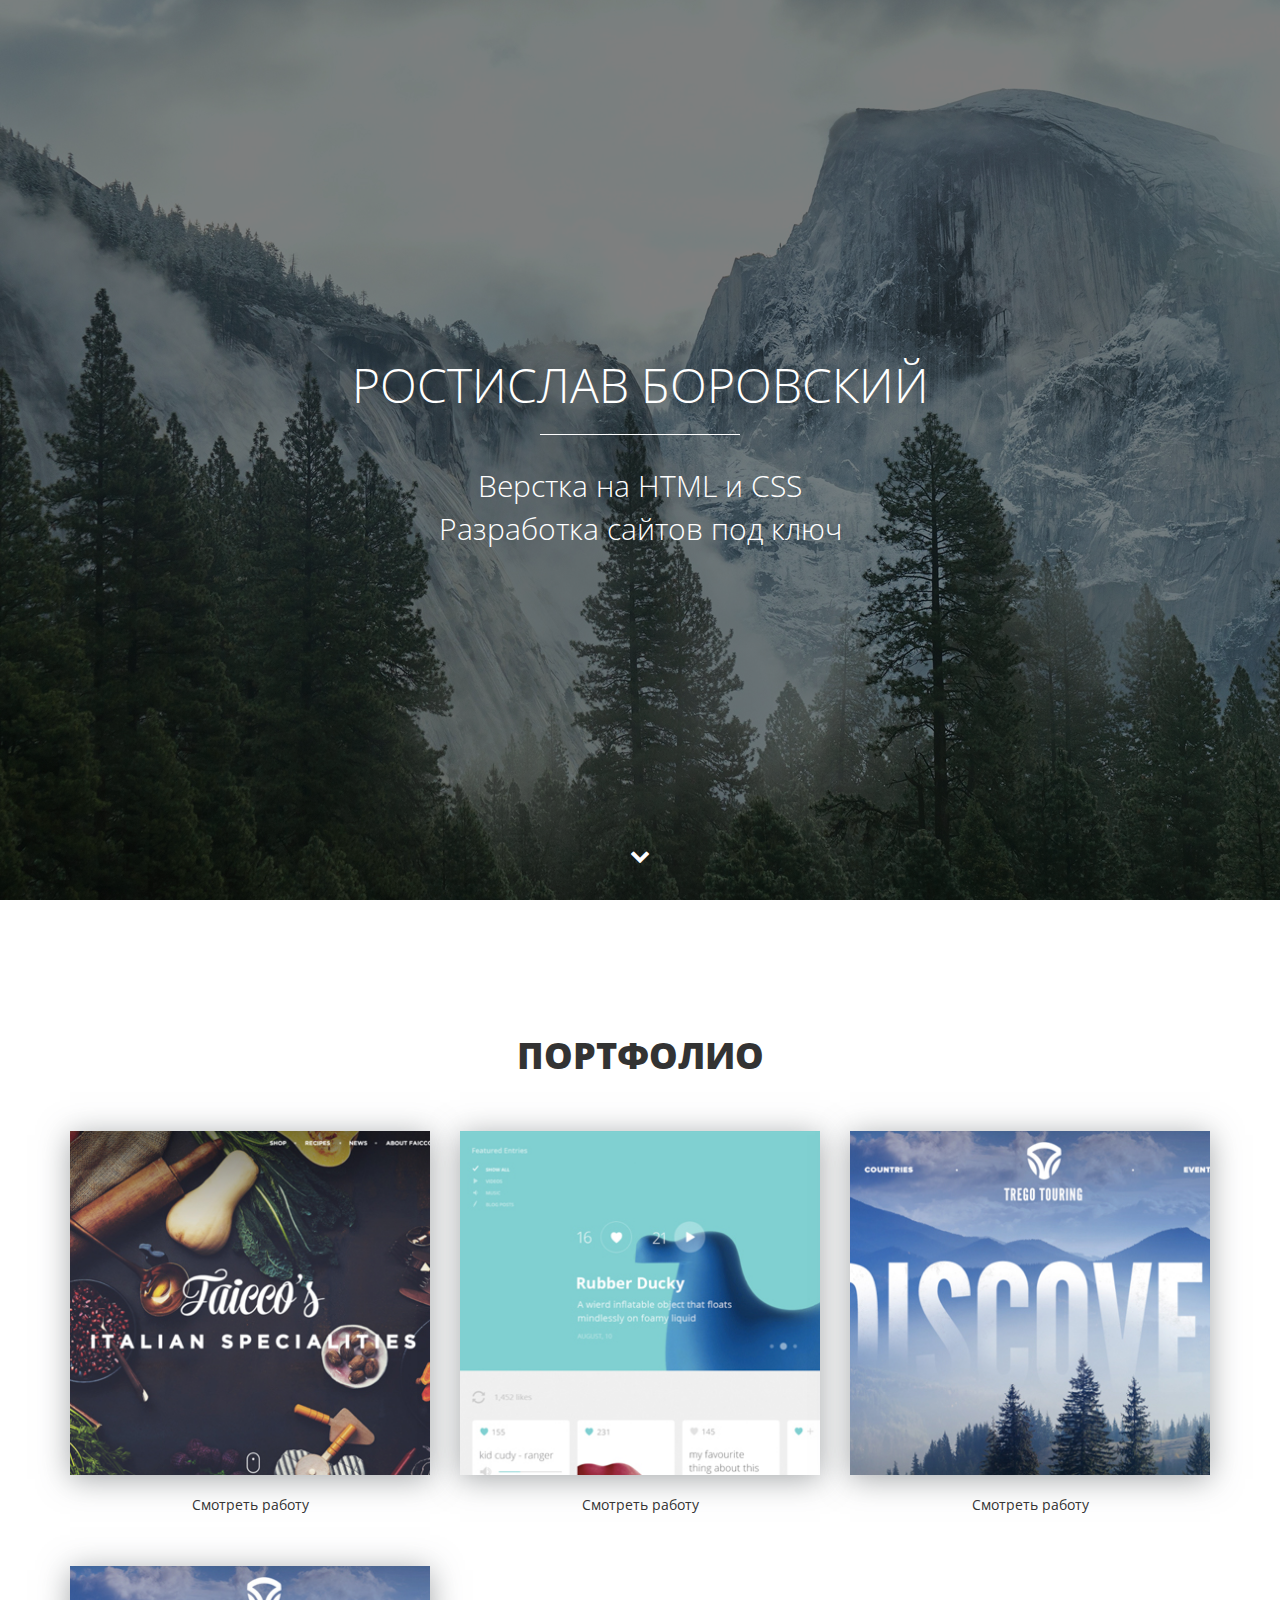
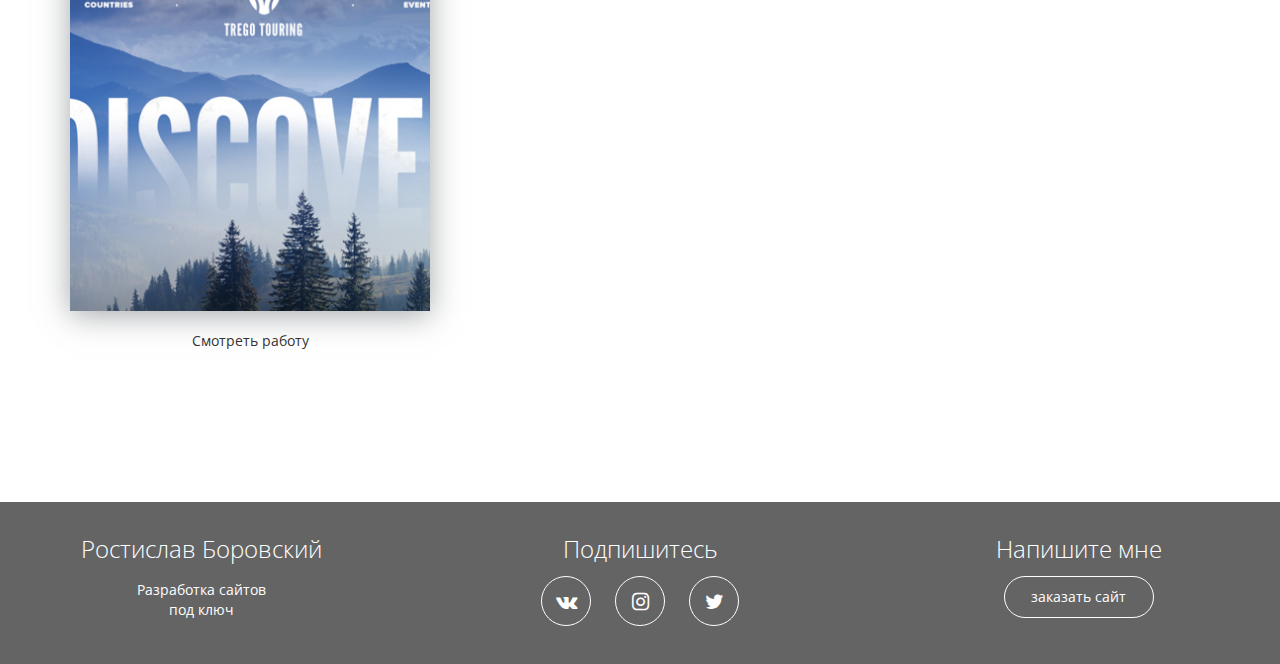
<file: index.html>
<!DOCTYPE html>
<html lang="ru">
  <head>
    <meta charset="utf-8">
    <meta http-equiv="X-UA-Compatible" content="IE=edge">
    <meta name="viewport" content="width=device-width, initial-scale=1">
    <meta property="og:url" content="">
    <meta property="og:type" content="website">
    <meta property="og:title" content="Ростислав Боровский - верстка сайтов на HTML и CSS">
    <meta property="og:image" content="">
    <meta property="og:description" content="Закажите разработку сайта без посредников">
    <meta property="og:site_name" content="Портфолио верстальщика">
    <meta property="article:author" content="Ростислав Боровский">
    <title>Ростислав Боровский - Портфолио</title>
    <link href="https://fonts.googleapis.com/css?family=Open+Sans:400,700&amp;subset=cyrillic" rel="stylesheet">
    <link href="css/bootstrap.min.css" rel="stylesheet">
    <link rel="stylesheet" href="css/fontello.css">
    <link rel="stylesheet" href="css/fontello-embedded.css">
    <link href="css/style.css" rel="stylesheet">
    <link rel="shortcut icon" type="image/x-icon" href="favicon.ico">
    <!--[if lt IE 9]>
      <script src="https://oss.maxcdn.com/html5shiv/3.7.3/html5shiv.min.js"></script>
      <script src="https://oss.maxcdn.com/respond/1.4.2/respond.min.js"></script>
    <![endif]-->
  </head>
  <body>
  <div class="main">
  <div class="main-overlay"></div>
  <div class="wrapper">
     <div class="main-heder">
      <h1>Ростислав Боровский</h1>
      <div class="main-line"></div>
      <p>Верстка на HTML и CSS <br>Разработка сайтов под ключ</p>
    </div>
  </div>
  <a class="main-down" href="#"><i class="icon-down"></i></a>
     </div>
     <div class="portfolio">
     <div class="container">
       <h2 class="section-heder">Портфолио</h2>
       <div class="row">
         <div class="col-md-4">
           <div class="portfolio-block">
           <img src="img/portfolio/1.jpg" alt="Работа №1">
           <a data-toggle="modal" data-work='work-1' href="#work">Смотреть работу</a>
           </div>
         </div>
         <div class="col-md-4">
           <div class="portfolio-block">
           <img src="img/portfolio/2.jpg" alt="Работа №2">
           <a data-toggle="modal" data-work='work-2' href="#work">Смотреть работу</a>
           </div>
         </div>
         <div class="col-md-4">
           <div class="portfolio-block">
           <img src="img/portfolio/3.jpg" alt="Работа №3">
           <a data-toggle="modal" data-work='work-3' href="#work">Смотреть работу</a>
           </div>
         </div>
         <div class="col-md-4">
           <div class="portfolio-block">
           <img src="img/portfolio/3.jpg" alt="Работа №3">
           <a data-toggle="modal" data-work='work-3' href="#work">Смотреть работу</a>
           </div>
         </div>
       </div>
     </div>
     </div>
     <div class="footer">
       <div class="container">
         <div class="row">
           <div class="col-md-3">
             <strong>Ростислав Боровский</strong>
             <p>Разработка сайтов<br>  под ключ</p>
           </div>
           <div class="col-md-6">
             <strong>Подпишитесь</strong>
             <div class="social-links">
               <a href="#"><i class="icon-vk"></i></a>
               <a href="#"><i class="icon-instagram"></i></a>
               <a href="#"><i class="icon-twitter"></i></a>
             </div>
           </div>
           <div class="cl-md-3">
           <strong>Напишите мне</strong>
          <a href="https://vk.me/rostoman007" class="offer-btn">заказать сайт</a>
           </div>
         </div>
       </div>
     </div>
     <!-- Всплывающие окна-->
<div class="modal fade" id="work"  role="dialog" 
  <div class="modal-dialog" role="document">
    <div class="modal-content">
      <div class="modal-header">
        <button type="button" class="close" data-dismiss="modal" aria-label="Close"><span aria-hidden="true">&times;</span></button>
        <h4 class="modal-title" >Описание проекта</h4>
      </div>
      <div class="modal-body">
      
      </div>
  </div>
</div>
    <!-- jQuery (necessary for Bootstrap's JavaScript plugins) -->
    <script src="https://ajax.googleapis.com/ajax/libs/jquery/1.12.4/jquery.min.js"></script>
    <script src="js/bootstrap.min.js"></script>
    <script>
      $(function(){
        var link = $('a[data-toggle="modal"]');
        link.on('click', function(event){
          var work = $(this).attr('data-work');
          var modal = $('.modal');
          modal.find('.modal-body').load(work+'.html');
        });
      });
    </script>
  </body>
</html>
</file>
<file: css/fontello.css>
@font-face {
  font-family: 'fontello';
  src: url('../font/fontello.eot?64724530');
  src: url('../font/fontello.eot?64724530#iefix') format('embedded-opentype'),
       url('../font/fontello.woff2?64724530') format('woff2'),
       url('../font/fontello.woff?64724530') format('woff'),
       url('../font/fontello.ttf?64724530') format('truetype'),
       url('../font/fontello.svg?64724530#fontello') format('svg');
  font-weight: normal;
  font-style: normal;
}
/* Chrome hack: SVG is rendered more smooth in Windozze. 100% magic, uncomment if you need it. */
/* Note, that will break hinting! In other OS-es font will be not as sharp as it could be */
/*
@media screen and (-webkit-min-device-pixel-ratio:0) {
  @font-face {
    font-family: 'fontello';
    src: url('../font/fontello.svg?64724530#fontello') format('svg');
  }
}
*/
 
 [class^="icon-"]:before, [class*=" icon-"]:before {
  font-family: "fontello";
  font-style: normal;
  font-weight: normal;
  speak: none;
 
  display: inline-block;
  text-decoration: inherit;
  width: 1em;
  margin-right: .2em;
  text-align: center;
  /* opacity: .8; */
 
  /* For safety - reset parent styles, that can break glyph codes*/
  font-variant: normal;
  text-transform: none;
 
  /* fix buttons height, for twitter bootstrap */
  line-height: 1em;
 
  /* Animation center compensation - margins should be symmetric */
  /* remove if not needed */
  margin-left: .2em;
 
  /* you can be more comfortable with increased icons size */
  /* font-size: 120%; */
 
  /* Font smoothing. That was taken from TWBS */
  -webkit-font-smoothing: antialiased;
  -moz-osx-font-smoothing: grayscale;
 
  /* Uncomment for 3D effect */
  /* text-shadow: 1px 1px 1px rgba(127, 127, 127, 0.3); */
}
 
.icon-down:before { content: '\e800'; } /* '' */
.icon-twitter:before { content: '\f099'; } /* '' */
.icon-instagram:before { content: '\f16d'; } /* '' */
.icon-vk:before { content: '\f189'; } /* '' */
</file>
<file: css/fontello-embedded.css>
@font-face {
  font-family: 'fontello';
  src: url('../font/fontello.eot?20896606');
  src: url('../font/fontello.eot?20896606#iefix') format('embedded-opentype'),
       url('../font/fontello.svg?20896606#fontello') format('svg');
  font-weight: normal;
  font-style: normal;
}
@font-face {
  font-family: 'fontello';
  src: url('[data-uri]') format('woff'),
       url('[data-uri]') format('truetype');
}
/* Chrome hack: SVG is rendered more smooth in Windozze. 100% magic, uncomment if you need it. */
/* Note, that will break hinting! In other OS-es font will be not as sharp as it could be */
/*
@media screen and (-webkit-min-device-pixel-ratio:0) {
  @font-face {
    font-family: 'fontello';
    src: url('../font/fontello.svg?20896606#fontello') format('svg');
  }
}
*/
 
 [class^="icon-"]:before, [class*=" icon-"]:before {
  font-family: "fontello";
  font-style: normal;
  font-weight: normal;
  speak: none;
 
  display: inline-block;
  text-decoration: inherit;
  width: 1em;
  margin-right: .2em;
  text-align: center;
  /* opacity: .8; */
 
  /* For safety - reset parent styles, that can break glyph codes*/
  font-variant: normal;
  text-transform: none;
     
  /* fix buttons height, for twitter bootstrap */
  line-height: 1em;
 
  /* Animation center compensation - margins should be symmetric */
  /* remove if not needed */
  margin-left: .2em;
 
  /* you can be more comfortable with increased icons size */
  /* font-size: 120%; */
 
  /* Uncomment for 3D effect */
  /* text-shadow: 1px 1px 1px rgba(127, 127, 127, 0.3); */
}
.icon-down:before { content: '\e800'; } /* '' */
.icon-twitter:before { content: '\f099'; } /* '' */
.icon-instagram:before { content: '\f16d'; } /* '' */
.icon-vk:before { content: '\f189'; } /* '' */
</file>
<file: css/style.css>
body{
	font-family: 'Open Sans', sans-serif;
}
html{
	font-size: 10px;
}
a:focus {
	outline: none;
	text-decoration: none;
}
.wrapper {
	display:table-cell;
	vertical-align:middle;
}
.main{
	position: relative;
	display:table;
	width: 100%;
	text-align: center;
	color: #fff;
	height: 100vh;
	background: #000 url(../img/main-bg.jpg) center center no-repeat;
}
.main-overlay{
	position: absolute;
	z-index: 1;
	width: 100%;
	height: 100%;
	background-color: rgba(0,0,0,0.5);
}
.main-heder{
	position: relative;
	z-index: 2;
}
.main h1 {
	margin-bottom: 1.4rem;
	font-weight: 300; 
	text-transform: uppercase;
	font-size: 4.8rem;
}
.main p{
	font-size: 3rem;
	font-weight: 300;
}
.main-line{
	width: 200px;
	height: 1px;
	background-color: #fff;
	margin: 0 auto;
}
.main-down{
	position: absolute;
	color: #fff;
	z-index: 4;
	bottom: 2rem;
	display: inline-block;
	font-size: 2rem;
	width: 50px;
	height: 50px;
	border-radius: 50%; 
	border: 1px solid transparent;
	line-height: 50px;
	left: 50%;
	margin-left: -25px;
	transition: 0.2s;
}
.main-down:hover {
	color: #fff;
	border-color: #fff;
	/* style */
}
/*Секция с портфолио*/
.portfolio{
	padding: 10rem 0px;
	text-align: center;

}
.section-heder{
	text-transform: uppercase;
	font-weight: 800;
	font-size: 3.6rem;
	margin-bottom: 5rem;
}
.portfolio img {
	width: 100%;
	max-width: 360px;
	box-shadow: 0px 4px 29px 0px rgba(87, 92, 97, 0.54);
}
.portfolio a{
	display: block;
	margin: 2rem auto 5rem;
	color: #333;
	width: 15rem;
	border-bottom: 1px solid transparent;
}
.portfolio a:hover {
	text-decoration: none;
	border-bottom: 1px dotted #333;
}
/*секция - подвал*/
.footer{
	background-color: #646464;
	color: #fff;
	text-align: center;
	padding: 3rem 0;
}
.footer strong{
	font-weight: 300;
	font-size: 2.4rem;
}
.social-links{
	margin-top: 1rem;
}
.social-links a{
	width: 5rem;
	height: 5rem;
	line-height: 5rem;
	display: inline-block;
	color: #fff;
	border: solid 1px #fff; 
	border-radius: 50%;
	margin-left: 1rem;
	margin-right: 1rem;
	font-size: 2rem;
	transition: 0.2s;
}
.social-links a:hover{
	background-color: #fff;
	color: #646464;
}
.offer-btn {
	display: inline-block;
	width: 80%;
	max-width: 150px;
	margin: 1rem auto;  
	border: 1px solid #fff;
	padding-top: 1rem;
	padding-bottom: 1rem; 
	color: #fff;
	border-radius: 100px;
	transition: 0.2s;

}
.offer-btn:hover{
	text-decoration: none;
	background-color: #fff;
	color: #646464;
}

.modal{
	width: 100rem;
	height: 100rem;


}
.modal img{
	width: 100%;

}
.modal-title{
	font-weight: 800;
	font-size: 2rem;
}
.close{
	background-color: transparent;
	border: none;
	font-size: 2rem;
	position: absolute;
	right: 2rem;
	top: 1.5rem;
}
.modal-btn{
	display: inline-block;
	color: #333;
	border: 1px solid #333;
	padding: 10px 20px;
	border-radius: 5px;
}
.modal-btn hover{
	background-color: #333;
	color: #fff;
	text-decoration: none;
}
@media (min-width: 0px) and (max-width: 767px){
	html{
		font-size: 7px;
	}
	.footer strong{
		margin-top: 3rem 0 3rem;
		display: inline-block;
		
	}
	.offer-btn{
		display: block;
	}
	
}
@media (min-width: 768px) and (max-width: 991px){
	

	.footer strong{
		margin-top: 3rem 0 2rem;
		display: inline-block;
		
	}
	.offer-btn{
		display: block;
	}
</file>
